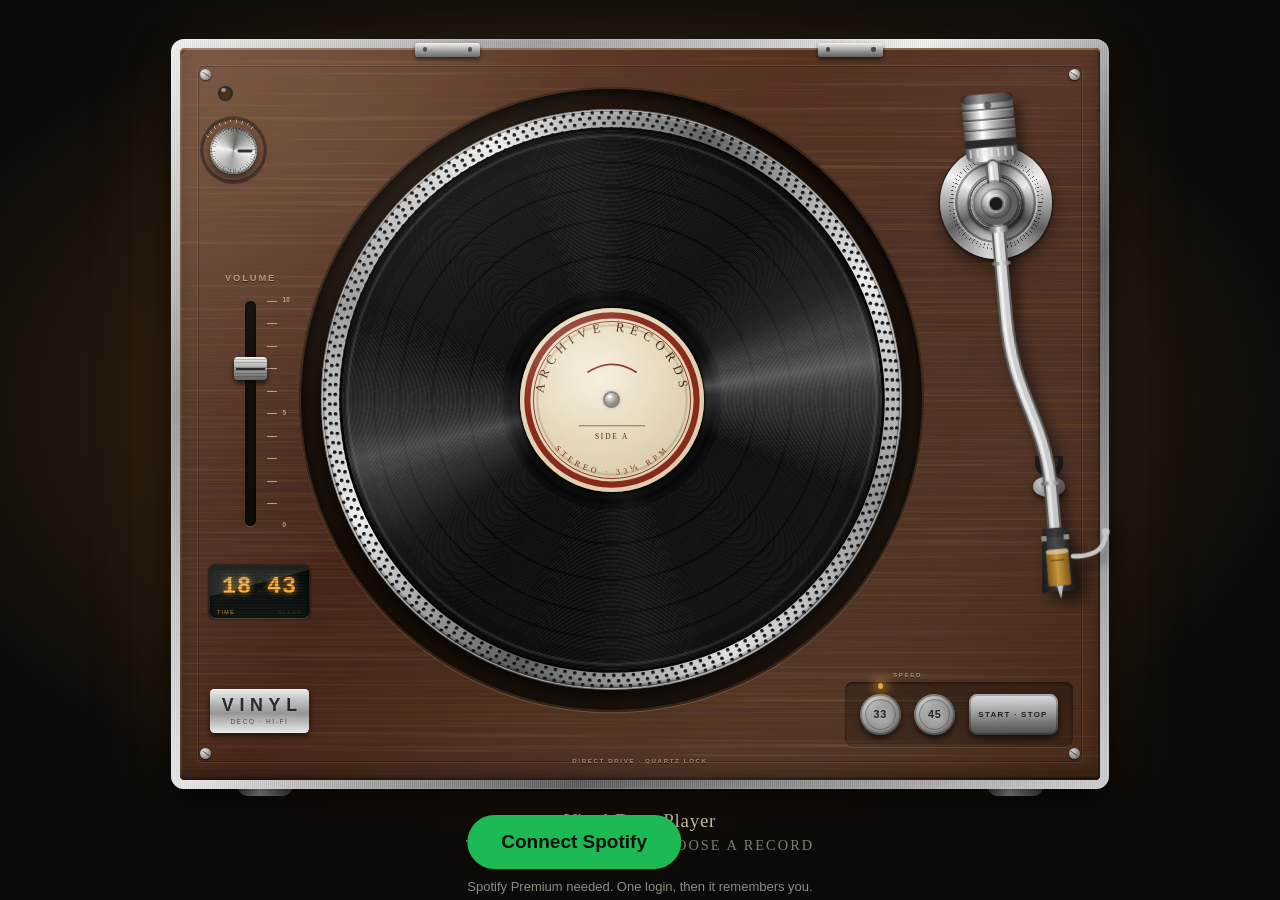
<file: index.html>
<!DOCTYPE html>
<html lang="en">
<head>
<meta charset="utf-8">
<meta name="viewport" content="width=device-width, initial-scale=1, viewport-fit=cover, user-scalable=no">
<meta name="apple-mobile-web-app-capable" content="yes">
<meta name="mobile-web-app-capable" content="yes">
<meta name="apple-mobile-web-app-status-bar-style" content="black-translucent">
<meta name="apple-mobile-web-app-title" content="Vinyl">
<meta name="theme-color" content="#0d0b09">
<link rel="apple-touch-icon" sizes="180x180" href="icons/touch-180-v2.png">
<link rel="apple-touch-icon" href="icons/touch-180-v2.png">
<link rel="icon" type="image/png" href="icons/touch-192-v2.png">
<link rel="manifest" href="manifest.webmanifest">
<title>Vinyl Deco Player</title>
<style>html.boot{background:#0d0b09}html.boot body{visibility:hidden}</style>
<script>
/* Update loader: asks version.json (never cached) which version is live and loads style.css, skins.css and app.js
   with ?v=<version>, so a new deploy shows up the next time the app opens or comes back to the front, without
   re-adding the Home Screen icon. Offline, or from file:// (tools/shot.mjs, tools/playtest.mjs), it uses the last known version. */
(function () {
  var d = document, root = d.documentElement, KEY = 'vdp.ver', ONCE = 'vdp.reloadedFor', current = null;
  function get(s, k) { try { return window[s].getItem(k); } catch (e) { return null; } }
  function put(s, k, v) { try { window[s].setItem(k, v); return window[s].getItem(k) === v; } catch (e) { return false; } }
  function latest() {
    if (location.protocol === 'file:' || !window.fetch) return Promise.resolve(null);
    var ctl = window.AbortController ? new AbortController() : null, t = setTimeout(function () { if (ctl) ctl.abort(); }, 2500);
    return fetch('version.json?t=' + Date.now(), { cache: 'no-store', signal: ctl ? ctl.signal : undefined })
      .then(function (r) { return r.ok ? r.json() : null; })
      .then(function (j) { clearTimeout(t); return j && j.v ? String(j.v) : null; }, function () { clearTimeout(t); return null; });
  }
  function reloadFor(v) { // at most once per version and session, and only after remembering it, so it can never loop
    if (get('sessionStorage', ONCE) === v || !put('sessionStorage', ONCE, v) || !put('localStorage', KEY, v)) return false;
    location.reload(); return true;
  }
  function load(v) {
    current = v; if (v) put('localStorage', KEY, v);
    var q = v ? '?v=' + encodeURIComponent(v) : '', left = 2, started = false;
    function start() { // as before: app.js runs once the styles are in and the page is parsed
      if (started) return; started = true;
      root.className = root.className.replace(/(^|\s)boot(?=\s|$)/g, '');
      var s = d.createElement('script'); s.src = 'app.js' + q;
      if (d.readyState === 'loading') d.addEventListener('DOMContentLoaded', function () { d.body.appendChild(s); }); else d.body.appendChild(s);
    }
    ['style.css', 'skins.css'].forEach(function (f) {
      var l = d.createElement('link'); l.rel = 'stylesheet'; l.href = f + q;
      l.onload = l.onerror = function () { if (--left === 0) start(); };
      d.head.appendChild(l);
    });
    setTimeout(start, 4000);
  }
  root.className += ' boot';
  var known = get('localStorage', KEY);
  latest().then(function (v) {
    if (v && known && v !== known && reloadFor(v)) return; // new deploy since last time: reload once so index.html is fresh too
    load(v || known);
  });
  d.addEventListener('visibilitychange', function () { // back in front: look for a new deploy
    if (d.visibilityState !== 'visible') return;
    latest().then(function (v) {
      if (!v || v === current || (window.vdpBusy && window.vdpBusy())) return; // never interrupt music or a login refresh
      reloadFor(v);
    });
  });
})();
</script>
</head>
<body>
<div id="ambient"></div>

<main id="stage">
  <div id="plinth">
    <div id="deco"><i class="d1"></i><i class="d2"></i><i class="d3"></i><i class="d4"></i><i class="d5"></i><i class="d6"></i></div>
    <i class="screw" style="left:2.2%;top:2.9%"></i><i class="screw" style="right:2.2%;top:2.9%"></i>
    <i class="screw" style="left:2.2%;bottom:2.9%"></i><i class="screw" style="right:2.2%;bottom:2.9%"></i>

    <i class="hinge hl"></i><i class="hinge hr"></i>
    <div id="led"></div>
    <div id="powerknob" title="Vinyl crackle"><i></i><b></b><span class="kl"><em>33</em><em>45</em><em>78</em></span></div>
    <div id="pitch"><span class="lab">VOLUME</span><b class="ps t">10</b><b class="ps m">5</b><b class="ps b">0</b><div class="slot"><div class="fader"></div></div></div>
    <div id="vfd" title="Tap: clock / time left"><span class="ghost">88:88</span><span id="vfdText"></span><i id="vfdMode"></i><i id="vfdSleep">SLEEP</i></div>
    <div id="badge"><b>VINYL</b><span>DECO · HI-FI</span></div>

    <div id="well"></div>
    <div id="platter">
      <div id="rim"></div>
      <div id="strobe"></div>
      <div id="mat"></div>
      <div id="disc">
        <div id="record">
          <div id="grooves"></div>
          <div id="label"><img id="art" alt="" crossorigin="anonymous"></div>
        </div>
        <div id="sheen"></div>
      </div>
      <div id="spindle"></div>
    </div>

    <div id="target"><i></i></div>
    <div id="armrest"><i></i></div>
    <div id="armbase"><i class="scale"></i><div class="ring"></div><i class="hub"></i><i class="lift"><b></b></i></div>
    <div id="tonearm">
      <svg viewBox="-8 -12 20 56" width="20" height="56" aria-hidden="true">
        <defs>
          <linearGradient id="gm" x1="0" x2="1"><stop offset="0" style="stop-color:var(--a-lo)"/><stop offset=".3" style="stop-color:var(--a-mid)"/><stop offset=".48" style="stop-color:var(--a-hi)"/><stop offset="1" style="stop-color:var(--a-lo)"/></linearGradient>
          <linearGradient id="gw" x1="0" x2="1"><stop offset="0" style="stop-color:var(--w-lo)"/><stop offset=".22" style="stop-color:var(--w-mid)"/><stop offset=".36" style="stop-color:var(--w-hi)"/><stop offset=".55" style="stop-color:var(--w-mid)"/><stop offset="1" style="stop-color:var(--w-lo)"/></linearGradient>
          <radialGradient id="gc" cx=".35" cy=".3"><stop offset="0" style="stop-color:var(--a-hi)"/><stop offset=".6" style="stop-color:var(--a-mid)"/><stop offset="1" style="stop-color:var(--a-lo)"/></radialGradient>
          <linearGradient id="gh" x1="0" x2="1"><stop offset="0" style="stop-color:var(--h-lo)"/><stop offset=".5" style="stop-color:var(--h-hi)"/><stop offset="1" style="stop-color:var(--h-lo)"/></linearGradient>
          <linearGradient id="gg" x1="0" x2="1"><stop offset="0" style="stop-color:var(--cart-lo)"/><stop offset=".45" style="stop-color:var(--cart)"/><stop offset="1" style="stop-color:var(--cart-lo)"/></linearGradient>
        </defs>
        <!-- counterweight: stem, turned cylinder with grooves, end cap, accent band and scale ticks -->
        <g class="cw">
        <rect x="-.55" y="-5" width="1.1" height="2" style="fill:url(#gm)"/>
        <rect x="-2.75" y="-11.7" width="5.5" height="7.2" rx=".9" fill="url(#gw)"/>
        <rect x="-2.75" y="-11.7" width="5.5" height=".95" rx=".6" style="fill:rgba(0,0,0,.4)"/>
        <g style="fill:rgba(0,0,0,.5)"><rect x="-2.75" y="-10.2" width="5.5" height=".2"/><rect x="-2.75" y="-9.1" width="5.5" height=".2"/><rect x="-2.75" y="-8" width="5.5" height=".2"/></g>
        <g style="fill:rgba(255,255,255,.38)"><rect x="-2.75" y="-10" width="5.5" height=".1"/><rect x="-2.75" y="-8.9" width="5.5" height=".1"/><rect x="-2.75" y="-7.8" width="5.5" height=".1"/></g>
        <rect x="-2.75" y="-6.9" width="5.5" height=".85" style="fill:var(--w-band)"/>
        <g style="fill:var(--w-tick)"><rect x="-2.3" y="-5.9" width=".14" height=".9"/><rect x="-1.55" y="-5.9" width=".14" height=".9"/><rect x="-.8" y="-5.9" width=".14" height=".9"/><rect x="-.07" y="-5.9" width=".14" height=".9"/><rect x=".66" y="-5.9" width=".14" height=".9"/><rect x="1.41" y="-5.9" width=".14" height=".9"/><rect x="2.16" y="-5.9" width=".14" height=".9"/></g>
        <circle cx="0" cy="-10.5" r=".38" style="fill:rgba(0,0,0,.55)"/>
        </g>
        <path class="hit" d="M0 -6 L0 12 C0 21 3.2 23 3.2 31 L3.2 42" fill="none" stroke="transparent" stroke-width="5" pointer-events="stroke"/>
        <g class="arm-s">
          <path d="M0 -4 L0 12 C0 21 3.2 23 3.2 31 L3.2 35.5" fill="none" style="stroke:var(--t-lo)" stroke-width="1.5" stroke-linecap="round"/>
          <path d="M0 -4 L0 12 C0 21 3.2 23 3.2 31 L3.2 35.5" fill="none" style="stroke:var(--t-mid)" stroke-width="1.05" stroke-linecap="round"/>
          <path d="M-.2 -4 L-.2 12 C-.2 21 3 23 3 31 L3 35.5" fill="none" style="stroke:var(--t-hi)" stroke-width=".3" stroke-linecap="round" opacity=".9"/>
          <rect x="-1" y="2.4" width="2" height=".7" rx=".25" style="fill:url(#gm)"/><rect x="-1" y="6.2" width="2" height=".4" rx=".2" style="fill:url(#gm)"/>
          <rect x="2.2" y="30" width="2" height=".45" rx=".2" style="fill:url(#gm)"/>
        </g>
        <g class="arm-j">
          <path d="M0 -4 L.35 20 C.7 29 3.2 29.5 3.2 35.5" fill="none" style="stroke:var(--t-lo)" stroke-width="1.5" stroke-linecap="round"/>
          <path d="M0 -4 L.35 20 C.7 29 3.2 29.5 3.2 35.5" fill="none" style="stroke:var(--t-mid)" stroke-width="1.05" stroke-linecap="round"/>
          <path d="M-.25 -4 L.1 20 C.45 29 2.95 29.5 2.95 35.5" fill="none" style="stroke:var(--t-hi)" stroke-width=".3" stroke-linecap="round" opacity=".9"/>
          <rect x="-.6" y="3" width="2" height=".8" rx=".3" style="fill:url(#gm)"/>
          <rect x="2.2" y="31.6" width="2" height=".5" rx=".2" style="fill:url(#gm)"/>
        </g>
        <g class="arm-x">
          <path d="M0 -4 L2.75 31 Q3.2 33.2 3.2 35.5" fill="none" style="stroke:var(--t-lo)" stroke-width="1.5" stroke-linecap="round"/>
          <path d="M0 -4 L2.75 31 Q3.2 33.2 3.2 35.5" fill="none" style="stroke:var(--t-mid)" stroke-width="1.05" stroke-linecap="round"/>
          <path d="M-.2 -4 L2.55 31 Q3 33.2 3 35.5" fill="none" style="stroke:var(--t-hi)" stroke-width=".3" stroke-linecap="round" opacity=".9"/>
          <rect x="-.4" y="2.4" width="2" height=".7" rx=".25" transform="rotate(-4 .6 2.7)" style="fill:url(#gm)"/><rect x="-.4" y="6.2" width="2" height=".4" rx=".2" transform="rotate(-4 .6 6.4)" style="fill:url(#gm)"/>
          <rect x="2.2" y="30" width="2" height=".45" rx=".2" style="fill:url(#gm)"/>
        </g>
        <!-- headshell, cartridge, stylus, finger lift -->
        <g class="hs">
        <path d="M1.9 35 L4.5 35 L5.1 41.8 L1.3 41.8 Z" fill="url(#gh)"/>
        <path d="M2.3 36 L4.1 36 L4.5 41.2 L1.9 41.2 Z" style="fill:rgba(255,255,255,.07)"/>
        <rect x="2.05" y="37.3" width="2.4" height="3.9" rx=".3" fill="url(#gg)"/>
        <rect x="2.05" y="37.3" width="2.4" height=".5" rx=".25" style="fill:rgba(255,255,255,.5)"/>
        <rect x="2.5" y="38.4" width="1.5" height=".16" style="fill:rgba(0,0,0,.35)"/>
        <rect x="1.7" y="35.8" width=".55" height=".55" style="fill:var(--a-mid)"/><rect x="4.1" y="35.8" width=".55" height=".55" style="fill:var(--a-mid)"/>
        <path d="M2.9 41.2 L3.6 41.2 L3.25 42.6 Z" style="fill:#d4d4d4"/>
        <circle class="tip" cx="3.25" cy="42.4" r=".55"/>
        </g>
        <path class="lift" d="M4.9 38.2 Q8.3 38.6 8.6 36" fill="none" style="stroke:var(--t-mid)" stroke-width=".5" stroke-linecap="round"/>
        <circle class="lift" cx="8.6" cy="35.9" r=".42" style="fill:var(--t-mid)"/>
        <!-- pivot -->
        <circle cx="0" cy="0" r="2.5" style="fill:rgba(0,0,0,.35)"/>
        <circle cx="0" cy="0" r="2.3" fill="url(#gc)"/>
        <circle cx="0" cy="0" r="1.55" fill="none" style="stroke:rgba(0,0,0,.32)" stroke-width=".16"/>
        <circle cx="0" cy="0" r=".95" fill="none" style="stroke:rgba(255,255,255,.4)" stroke-width=".12"/>
        <circle cx="0" cy="0" r=".7" style="fill:var(--h-lo)"/>
      </svg>
    </div>

    <div id="lid"></div>
    <div id="light"></div>

    <div id="ctl">
      <button class="pbtn" id="spd33" data-spd="33"><span>33</span></button>
      <button class="pbtn" id="spd45" data-spd="45"><span>45</span></button>
      <button class="pbtn wide" id="startstop"><span>START · STOP</span></button>
    </div>

    <span class="silk" id="silkDrive">DIRECT DRIVE · QUARTZ LOCK</span><span class="silk" id="silkSpeed">SPEED</span>

    <div class="foot f1"></div><div class="foot f2"></div>
  </div>

  <div id="nowplaying"><div id="title"></div><div id="artist"></div></div>
</main>

<div id="controls" class="hidden">
  <button id="bPlaylists" aria-label="Playlists"><svg viewBox="0 0 24 24"><path d="M4 6h12v2H4zm0 5h12v2H4zm0 5h8v2H4zm14-9v8.2a3 3 0 1 0 2 2.8V9h3V7z"/></svg></button>
  <button id="bShuffle" aria-label="Shuffle"><svg viewBox="0 0 24 24"><path d="M17 3l4 4-4 4V8h-2.6l-3.1 4.4L8.8 16H4v-2h3.8l2.5-3.6L7.8 7H4V5h4.8l2.5 3.6L14 5h3zm0 10l4 4-4 4v-3h-2.2l-2-2.8 1.2-1.7 1.4 2H17z"/></svg></button>
  <button id="bPrev" aria-label="Previous"><svg viewBox="0 0 24 24"><path d="M6 6h2v12H6zm3.5 6L18 6v12z"/></svg></button>
  <button id="bPlay" class="big" aria-label="Play / pause"><svg viewBox="0 0 24 24"><path id="playIcon" d="M8 5v14l11-7z"/></svg></button>
  <button id="bNext" aria-label="Next"><svg viewBox="0 0 24 24"><path d="M16 6h2v12h-2zM6 18V6l8.5 6z"/></svg></button>
  <button id="bDust" aria-label="Vinyl crackle"><svg viewBox="0 0 24 24"><path d="M12 2a10 10 0 1 0 0 20 10 10 0 0 0 0-20zm0 2a8 8 0 1 1 0 16 8 8 0 0 1 0-16zm0 5a3 3 0 1 0 0 6 3 3 0 0 0 0-6zM6.5 6.2l1 1.7-1.7 1-1-1.7zm11.3 9.6l1 1.7-1.7 1-1-1.7zM18 6l.9 1.8-1.8.9-.9-1.8z"/></svg></button>
  <button id="bTimer" aria-label="Sleep timer"><svg viewBox="0 0 24 24"><path d="M12 4a9 9 0 1 0 0 18 9 9 0 0 0 0-18zm0 2a7 7 0 1 1 0 14 7 7 0 0 1 0-14zm-1 2v5.4l4.2 2.5 1-1.6-3.2-1.9V8zM8 1h8v2H8z"/></svg></button>
  <button id="bSkin" aria-label="Turntables"><svg viewBox="0 0 24 24"><path d="M3 5h18a1 1 0 0 1 1 1v12a1 1 0 0 1-1 1H3a1 1 0 0 1-1-1V6a1 1 0 0 1 1-1zm1 2v10h16V7zm6 1.5a3.5 3.5 0 1 1 0 7 3.5 3.5 0 0 1 0-7zm0 2.5a1 1 0 1 0 0 2 1 1 0 0 0 0-2zm6.5-2.8 1.4.6-1.9 5.2-1.4-.5z"/></svg></button>
  <button id="bLid" aria-label="Glass lid"><svg viewBox="0 0 24 24"><path d="M3 9l9-5 9 5v2l-9-5-9 5zm2 4h14v6H5zm2 2v2h10v-2z"/></svg></button>
  <button id="bNight" aria-label="Night mode"><svg viewBox="0 0 24 24"><path d="M12.3 3a9 9 0 1 0 8.7 11.6A7 7 0 0 1 12.3 3z"/></svg></button>
  <input id="vol" type="range" min="0" max="100" value="70" aria-label="Volume">
</div>

<div id="sheet" class="hidden">
  <div id="sheetHead">
    <div id="tabs"><button data-tab="search">Search</button><button data-tab="playlists" class="on">Playlists</button><button data-tab="albums">Albums</button><button data-tab="recent">Recently played</button></div>
    <span id="count"></span><button id="sheetClose" aria-label="Close">✕</button>
  </div>
  <div id="lists"></div>
</div>

<div id="skinSheet" class="hidden">
  <div id="skinHead"><span>Turntables</span><button id="skinClose" aria-label="Close">✕</button></div>
  <div id="skinList"></div>
  <div id="discHead">Records</div>
  <div id="discList"></div>
</div>

<div id="connect" class="hidden">
  <button id="bConnect">Connect Spotify</button>
  <p>Spotify Premium needed. One login, then it remembers you.</p>
</div>

<div id="sleepMenu" class="hidden"></div>
<div id="toast"></div>
<div id="dimmer"></div>
</body>
</html>
</file>
